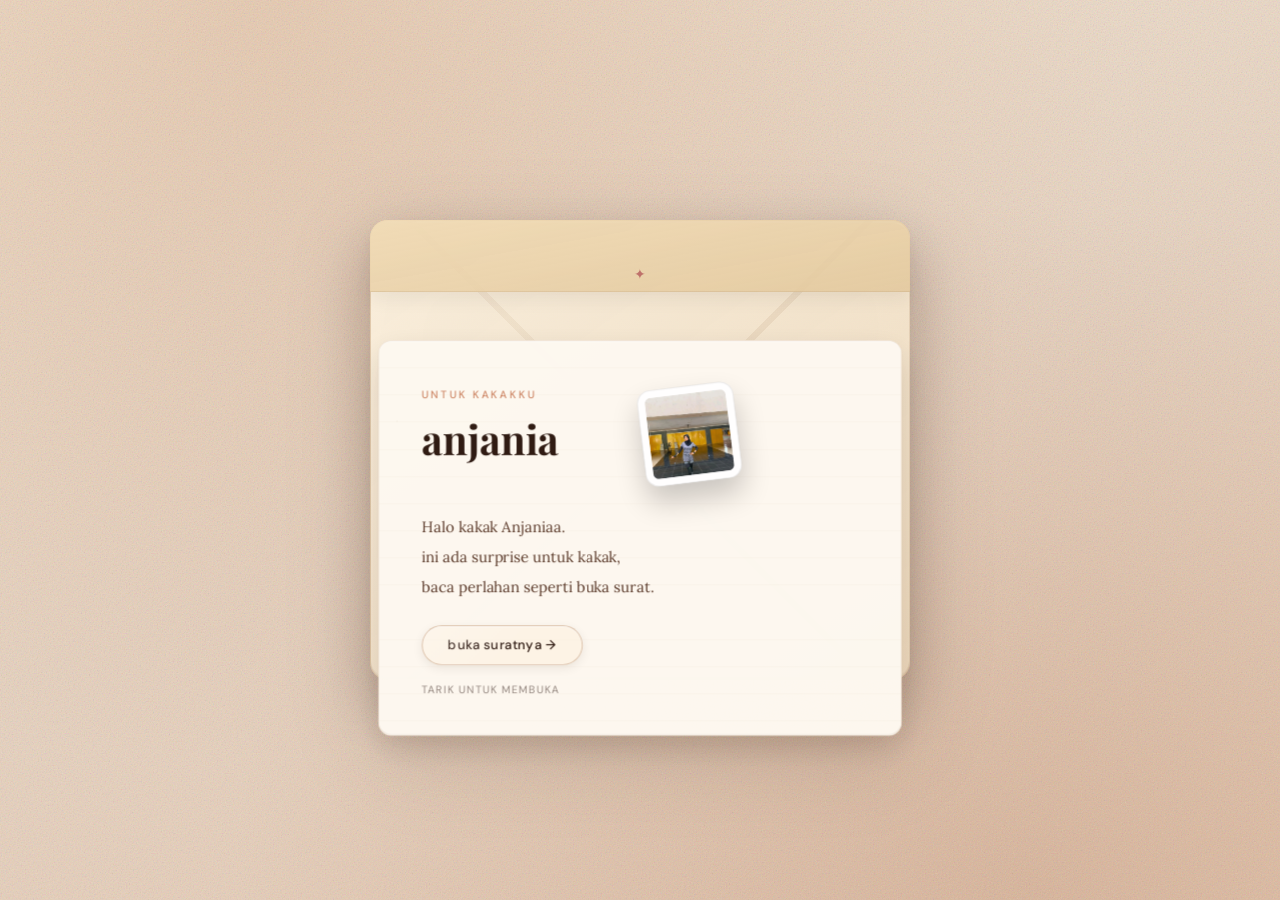
<file: index.html>
<!DOCTYPE html>
<html lang="id">
<head>
  <meta charset="UTF-8" />
  <title>SURPRISEE!!</title>
  <meta name="viewport" content="width=device-width, initial-scale=1.0" />
  <link rel="stylesheet" href="style.css" />
</head>
<body class="bg">

  <main class="page">
    <section class="envelope" id="envIndex">
      <div class="env-back"></div>
      <div class="env-flap"></div>

      <div class="paper pullable">
        <p class="paper-top">untuk kakakku</p>

        <div class="title-wrap">
          <h1 class="paper-title">anjania</h1>
          <img
            src="image/anjani.jpeg"
            alt=""
            class="title-sticker"
            data-lightbox
          />
        </div>

        <p class="paper-text">
          Halo kakak Anjaniaa.<br>
          ini ada surprise untuk kakak,<br>
          baca perlahan seperti buka surat.
        </p>

        <a class="paper-btn" href="wish.html" data-open-next data-env="envIndex">
          buka suratnya &rarr;
        </a>

        <p class="paper-pull-text">tarik untuk membuka</p>
      </div>
    </section>
  </main>

  <div class="lightbox" id="lightbox">
    <div class="lightbox-backdrop" data-close></div>
    <div class="lightbox-stage" id="lightboxStage">
      <img class="lightbox-img" id="lightboxImg" alt="preview" />
    </div>
    <button class="lightbox-close" type="button" data-close>✕</button>
  </div>

  <script src="script.js"></script>
</body>
</html>
</file>
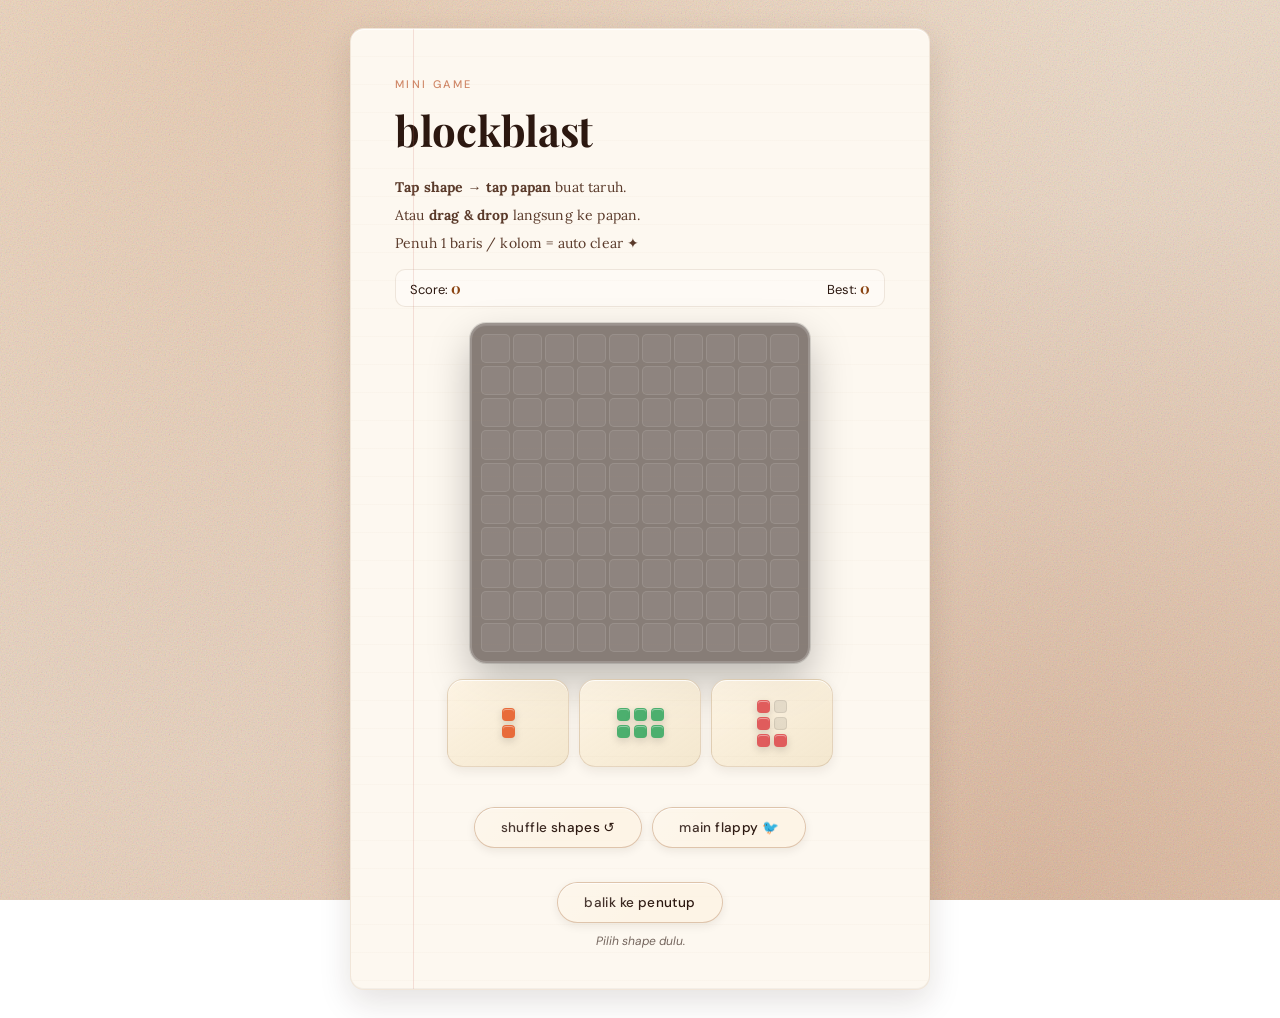
<file: blockblast.html>
<!DOCTYPE html>
<html lang="id">
<head>
  <meta charset="UTF-8" />
  <title>Mini Game — Blockblast</title>
  <meta name="viewport" content="width=device-width, initial-scale=1.0" />
  <link rel="stylesheet" href="style.css" />
</head>
<body class="bg">

  <main class="page">
    <div class="paper game-card">
      <p class="paper-top">mini game</p>
      <h1 class="paper-title">blockblast</h1>

      <p class="paper-text" style="margin-top:10px;font-size:14px;">
        <b>Tap shape</b> → <b>tap papan</b> buat taruh.<br>
        Atau <b>drag & drop</b> langsung ke papan.<br>
        Penuh 1 baris / kolom = auto clear ✦
      </p>

      <div class="bb-hud">
        <div>Score: <span id="bbScore">0</span></div>
        <div>Best: <span id="bbBest">0</span></div>
      </div>

      <div class="bb-wrap">
        <div class="bb-grid" id="bbGrid"></div>

        <div class="bb-tray">
          <div class="bb-piece" id="piece0" aria-label="piece 1"></div>
          <div class="bb-piece" id="piece1" aria-label="piece 2"></div>
          <div class="bb-piece" id="piece2" aria-label="piece 3"></div>
        </div>

        <div class="bb-actions">
          <button class="paper-btn" id="bbNew" type="button">shuffle shapes ↺</button>
          <a class="paper-btn" href="flappybirds.html">main flappy 🐦</a>
          <a class="paper-btn" href="final.html">balik ke penutup</a>
        </div>

        <p class="bb-hint" id="bbHint">Pilih shape dulu.</p>
      </div>
    </div>
  </main>

  <script src="blockblast.js"></script>
</body>
</html>
</file>
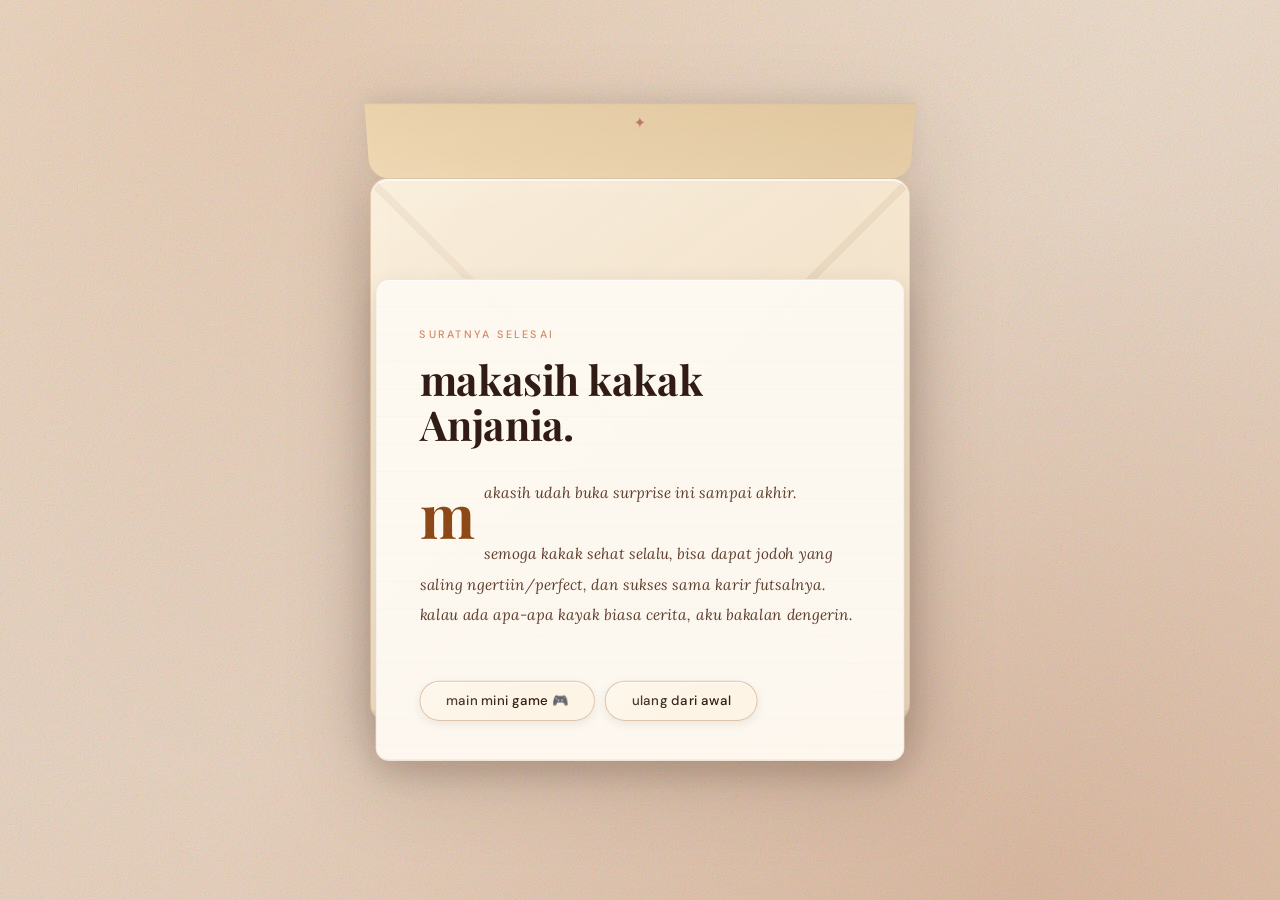
<file: final.html>
<!DOCTYPE html>
<html lang="id">
<head>
  <meta charset="UTF-8" />
  <title>Terakhir</title>
  <meta name="viewport" content="width=device-width, initial-scale=1.0" />
  <link rel="stylesheet" href="style.css" />
</head>
<body class="bg">

  <main class="page">
    <section class="envelope auto-open" id="envFinal">
      <div class="env-back"></div>
      <div class="env-flap"></div>

      <div class="paper pullable">
        <p class="paper-top">suratnya selesai</p>

        <h1 class="paper-title">makasih kakak Anjania.</h1>

        <p class="paper-text letter-like">
          makasih udah buka surprise ini sampai akhir.<br><br>
           semoga kakak sehat selalu, bisa dapat jodoh yang saling ngertiin/perfect, dan sukses sama karir futsalnya. kalau ada
          apa-apa kayak biasa cerita, aku bakalan dengerin.
        </p>

        <div class="final-actions">
          <a class="paper-btn" href="flappybirds.html">main mini game 🎮</a>
          <a class="paper-btn" href="index.html">ulang dari awal</a>
        </div>
      </div>
    </section>
  </main>

  <script src="script.js"></script>
</body>
</html>
</file>
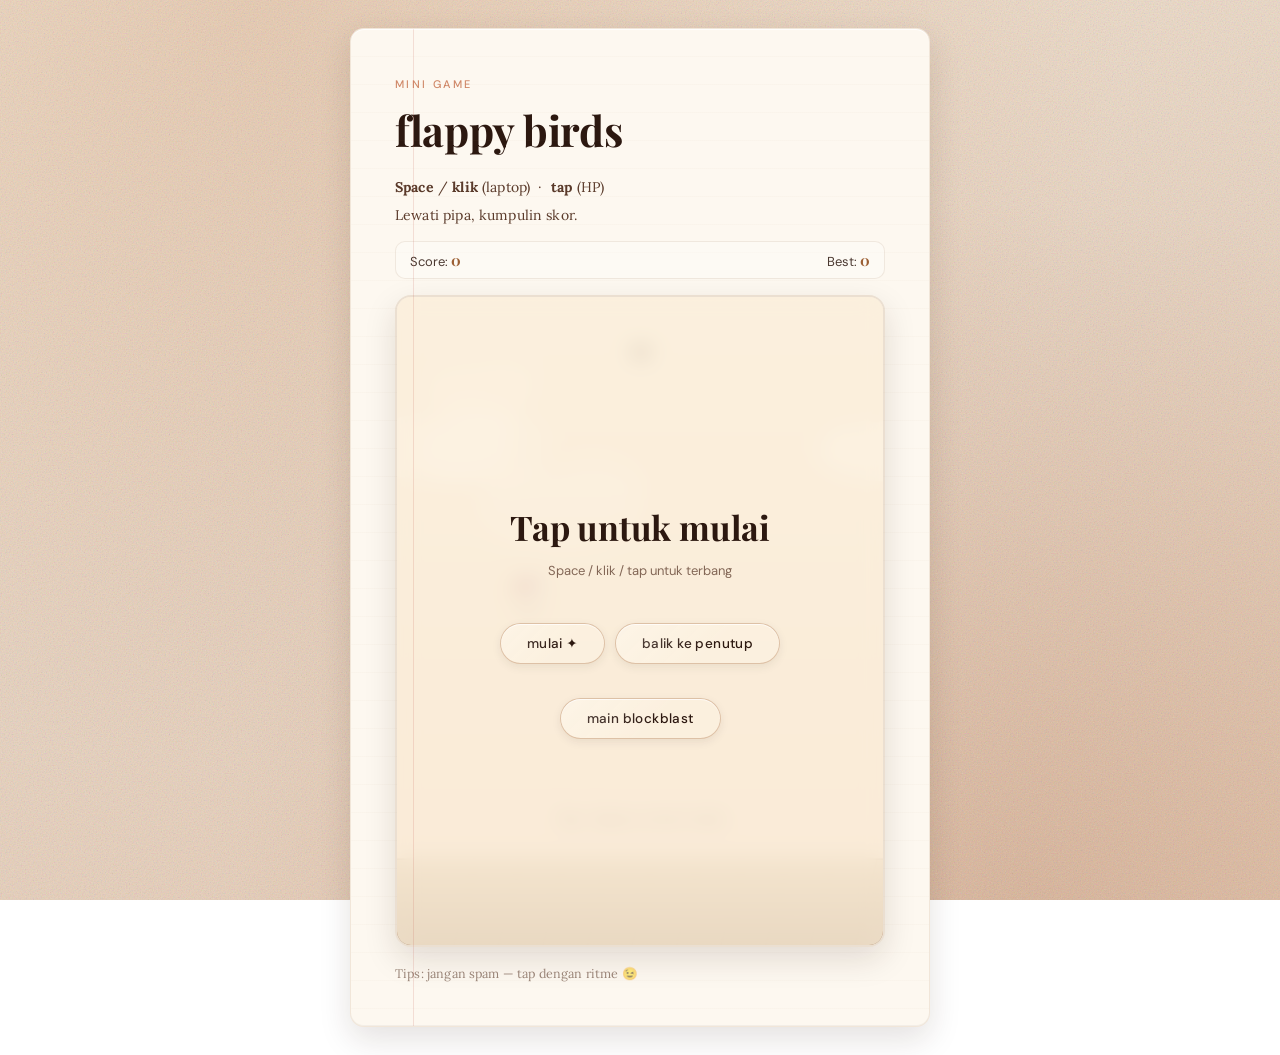
<file: flappybirds.html>
<!DOCTYPE html>
<html lang="id">
<head>
  <meta charset="UTF-8" />
  <title>Mini Game — Flappy</title>
  <meta name="viewport" content="width=device-width, initial-scale=1.0" />
  <link rel="stylesheet" href="style.css" />
</head>
<body class="bg">

  <main class="page">
    <div class="paper game-card">
      <p class="paper-top">mini game</p>
      <h1 class="paper-title">flappy birds</h1>
      <p class="paper-text" style="margin-top:10px;font-size:14px;">
        <b>Space</b> / <b>klik</b> (laptop) &nbsp;·&nbsp; <b>tap</b> (HP)<br>
        Lewati pipa, kumpulin skor.
      </p>

      <div class="game-hud">
        <div>Score: <span id="score">0</span></div>
        <div>Best: <span id="best">0</span></div>
      </div>

      <div class="game-wrap">
        <canvas id="game" width="480" height="640"></canvas>

        <div class="game-overlay" id="overlay">
          <div class="overlay-title" id="overlayTitle">Tap untuk mulai</div>
          <div class="overlay-sub" id="overlaySub">Space / klik / tap untuk terbang</div>

          <div class="overlay-actions">
            <button class="paper-btn" id="btnStart" type="button">mulai ✦</button>
            <button class="paper-btn" id="btnRestart" type="button" style="display:none;">main lagi</button>
            <a class="paper-btn" href="final.html">balik ke penutup</a>
            <a class="paper-btn" href="blockblast.html">main blockblast</a>
          </div>
        </div>
      </div>

      <p class="paper-text" style="margin-top:14px;opacity:.6;font-size:12.5px;">
        Tips: jangan spam — tap dengan ritme 😉
      </p>
    </div>
  </main>

  <script src="flappybirds.js"></script>
</body>
</html>
</file>
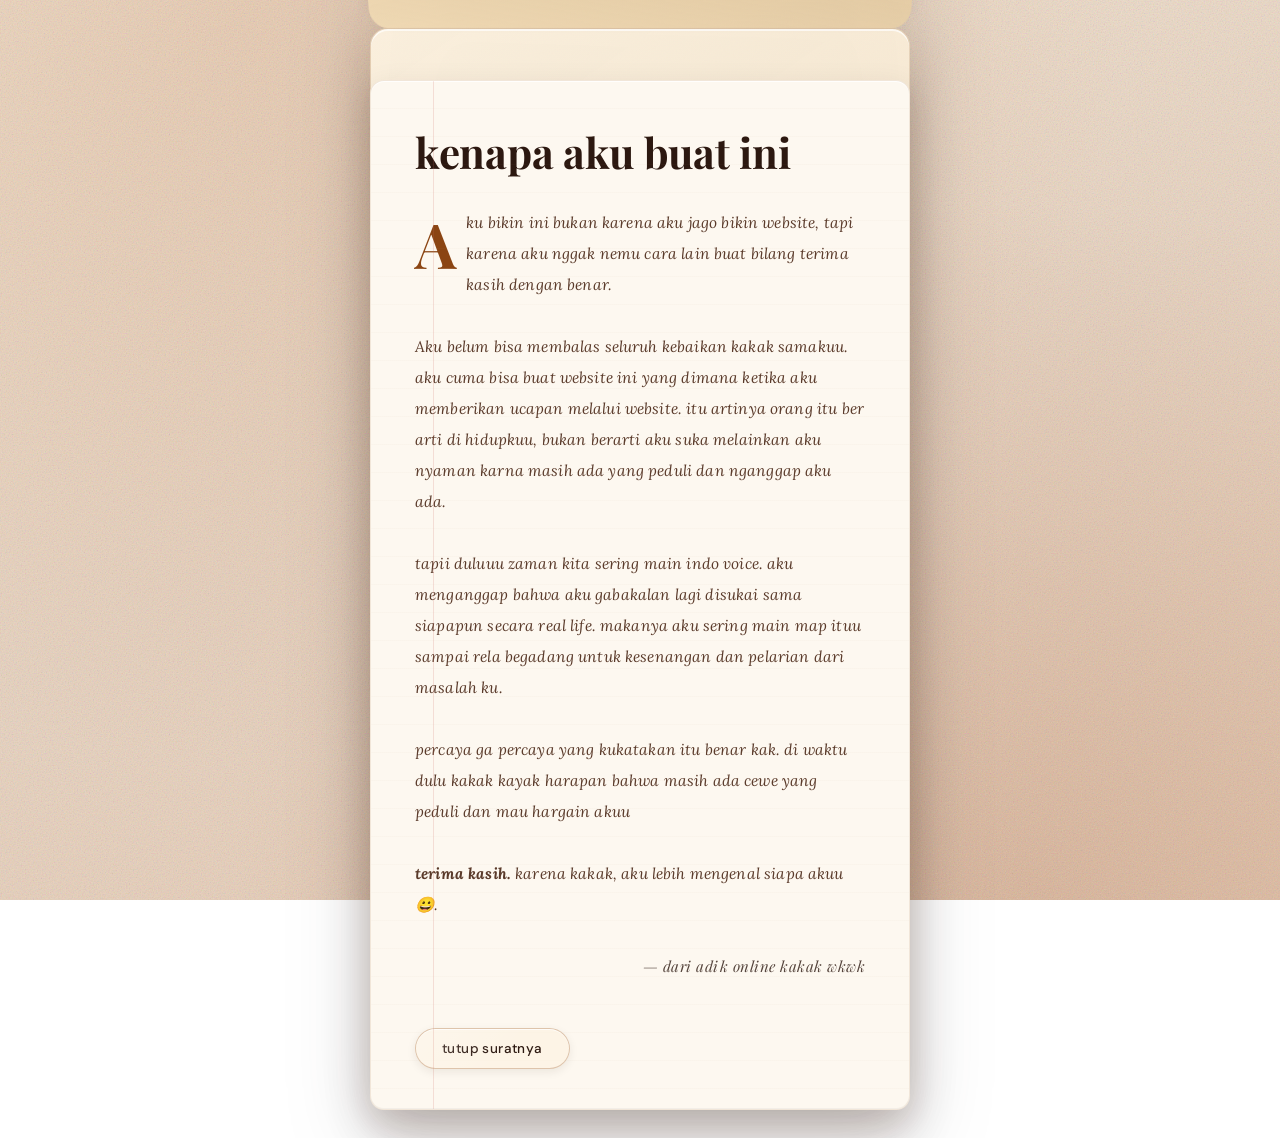
<file: reason.html>
<!DOCTYPE html>
<html lang="id">
<head>
  <meta charset="UTF-8" />
  <title>baca pelan pelan ya kak</title>
  <meta name="viewport" content="width=device-width, initial-scale=1.0" />
  <link rel="stylesheet" href="style.css" />
</head>
<body class="bg">

  <main class="page">
    <section class="envelope auto-open" id="envReason">
      <div class="env-back"></div>
      <div class="env-flap"></div>

      <div class="paper">
        <h1 class="paper-title">kenapa aku buat ini</h1>

        <p class="paper-text letter-like">
          Aku bikin ini bukan karena aku jago bikin website,
          tapi karena aku nggak nemu cara lain buat bilang terima kasih dengan benar.<br><br>

          Aku belum bisa membalas seluruh kebaikan kakak samakuu. aku cuma bisa buat website ini yang dimana ketika aku memberikan ucapan melalui website.
          itu artinya orang itu ber arti di hidupkuu, bukan berarti aku suka melainkan aku nyaman karna masih ada
          yang peduli dan nganggap aku ada.<br><br>

         tapii duluuu zaman kita sering main indo voice.
          aku menganggap bahwa aku gabakalan lagi disukai sama siapapun secara real life.
          makanya aku sering main map ituu sampai rela begadang untuk kesenangan dan pelarian dari masalah ku.<br><br>

          percaya ga percaya yang kukatakan itu benar kak.
          di waktu dulu kakak kayak harapan bahwa masih ada cewe yang peduli dan mau hargain akuu<br><br>

          <strong>terima kasih.</strong>
         karena kakak, aku lebih mengenal siapa akuu 😀.
        </p>

        <p class="signature">— dari adik online kakak wkwk</p>

        <div class="final-actions">
          <a class="paper-btn" href="final.html">tutup suratnya</a>
        </div>
      </div>
    </section>
  </main>

  <script src="script.js"></script>
</body>
</html>
</file>
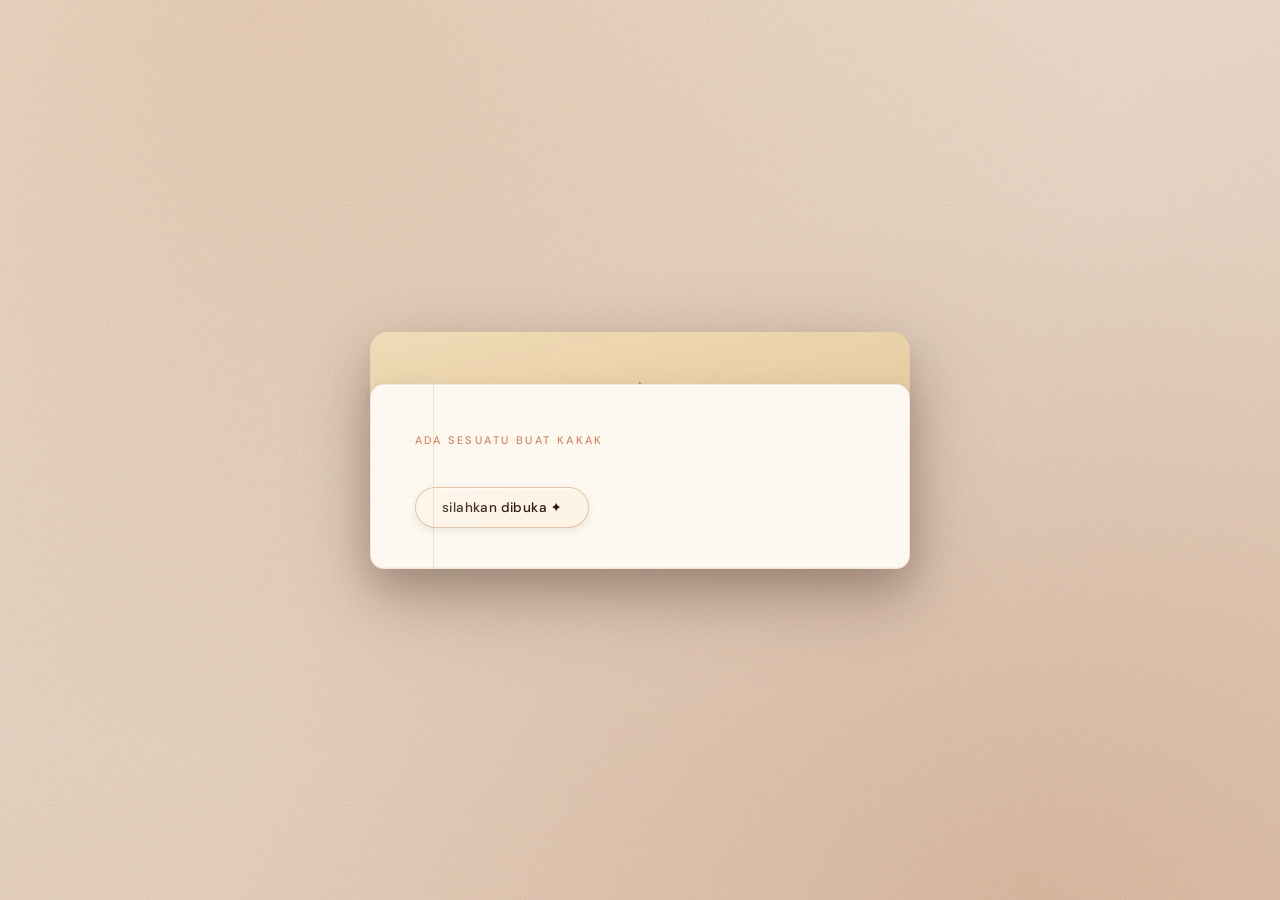
<file: wish.html>
<!DOCTYPE html>
<html lang="id">
<head>
  <meta charset="UTF-8" />
  <meta name="viewport" content="width=device-width, initial-scale=1.0" />
  <title>Happy Birthday!!!</title>
  <link rel="stylesheet" href="style.css" />
  <style>
    /* ===== FIREWORKS CANVAS ===== */
    #fireworksCanvas {
      position: fixed;
      inset: 0;
      width: 100%;
      height: 100%;
      pointer-events: none;
      z-index: 999;
    }

    /* ===== RIBBON BANNER ===== */
    .bday-ribbon {
      position: fixed;
      top: 0; left: 0; right: 0;
      z-index: 100;
      display: flex;
      align-items: center;
      justify-content: center;
      overflow: hidden;
      height: 0;
      opacity: 0;
      transition: height .6s cubic-bezier(.4,0,.2,1), opacity .5s;
      background: linear-gradient(90deg, #9b2335, #c0623a, #c9a96e, #c0623a, #9b2335);
      background-size: 300% 100%;
      animation: ribbonShimmer 3s linear infinite;
    }

    .bday-ribbon.show {
      height: 44px;
      opacity: 1;
    }

    @keyframes ribbonShimmer {
      0%   { background-position: 0% 50%; }
      100% { background-position: 300% 50%; }
    }

    .bday-ribbon-text {
      font-family: 'Playfair Display', serif;
      font-weight: 700;
      font-style: italic;
      font-size: 14px;
      color: #fff;
      letter-spacing: 3.5px;
      text-transform: uppercase;
      white-space: nowrap;
      animation: ribbonSlide 18s linear infinite;
      display: inline-block;
      padding: 0 40px;
    }

    @keyframes ribbonSlide {
      0%   { transform: translateX(0); }
      100% { transform: translateX(-50%); }
    }

    /* ===== SPARKLE FIELD ===== */
    .sparkle-field {
      position: fixed;
      inset: 0;
      pointer-events: none;
      z-index: 98;
      overflow: hidden;
      opacity: 0;
      transition: opacity 1s;
    }
    .sparkle-field.show { opacity: 1; }

    .sp {
      position: absolute;
      border-radius: 50%;
      animation: spFloat linear infinite;
      opacity: 0;
    }

    @keyframes spFloat {
      0%   { transform: translateY(0) scale(0); opacity: 0; }
      20%  { opacity: 1; transform: translateY(-18px) scale(1); }
      80%  { opacity: .6; }
      100% { transform: translateY(-120px) scale(.3) rotate(360deg); opacity: 0; }
    }

    /* ===== FLOATING EMOJIS ===== */
    .float-emoji {
      position: fixed;
      font-size: 22px;
      pointer-events: none;
      z-index: 97;
      opacity: 0;
      animation: floatUp linear forwards;
      user-select: none;
    }

    @keyframes floatUp {
      0%   { transform: translateY(0) rotate(0deg) scale(.7); opacity: 0; }
      15%  { opacity: 1; transform: translateY(-30px) rotate(-10deg) scale(1); }
      85%  { opacity: .7; }
      100% { transform: translateY(-260px) rotate(20deg) scale(.8); opacity: 0; }
    }

    /* ===== GOLD SHIMMER TITLE ===== */
    .gold-title {
      background: linear-gradient(
        90deg,
        var(--accent) 0%,
        #c9a96e 30%,
        #f0e0b0 48%,
        #c9a96e 65%,
        var(--accent) 100%
      );
      background-size: 250% 100%;
      -webkit-background-clip: text;
      -webkit-text-fill-color: transparent;
      background-clip: text;
      animation: goldShimmer 3.5s ease infinite;
    }

    @keyframes goldShimmer {
      0%   { background-position: 200% 50%; }
      100% { background-position: -100% 50%; }
    }

    /* ===== BURST OVERLAY ===== */
    .burst-overlay {
      position: fixed;
      inset: 0;
      z-index: 1000;
      pointer-events: none;
      display: flex;
      align-items: center;
      justify-content: center;
    }

    .burst-ring {
      position: absolute;
      border-radius: 50%;
      border: 3px solid;
      opacity: 0;
      transform: scale(0);
      animation: burstRing .8s cubic-bezier(.2,0,.4,1) forwards;
    }

    @keyframes burstRing {
      0%   { transform: scale(0); opacity: .9; }
      100% { transform: scale(6); opacity: 0; }
    }

    /* ===== RICH CONFETTI ===== */
    .conf-piece {
      position: fixed;
      top: -14px;
      pointer-events: none;
      z-index: 1001;
      animation: confFall linear forwards;
      transform-origin: center;
    }

    @keyframes confFall {
      0%   { transform: translateY(0) rotate(0deg) scaleX(1); opacity: 1; }
      40%  { transform: translateY(40vh) rotate(220deg) scaleX(-1); opacity: 1; }
      100% { transform: translateY(108vh) rotate(540deg) scaleX(1); opacity: 0; }
    }

    /* ===== WISH CARD GLOW ===== */
    #wish.reveal.show {
      position: relative;
    }
    #wish.reveal.show::before {
      content: '';
      position: absolute;
      inset: -18px;
      border-radius: 18px;
      background: radial-gradient(ellipse at center, rgba(201,169,110,.14) 0%, transparent 70%);
      pointer-events: none;
      animation: gentleGlow 3s ease-in-out infinite alternate;
    }

    @keyframes gentleGlow {
      0%   { opacity: .4; }
      100% { opacity: 1; }
    }

    /* ===== MUSICAL NOTES ===== */
    .note-float {
      position: fixed;
      font-size: 20px;
      pointer-events: none;
      z-index: 96;
      opacity: 0;
      animation: noteFloat linear forwards;
    }

    @keyframes noteFloat {
      0%   { opacity: 0; transform: translate(0,0) rotate(-15deg) scale(.5); }
      20%  { opacity: .85; transform: translate(10px,-25px) rotate(10deg) scale(1); }
      60%  { opacity: .6; transform: translate(-8px,-100px) rotate(-8deg) scale(.9); }
      100% { opacity: 0; transform: translate(12px,-210px) rotate(20deg) scale(.5); }
    }

    /* ===== STAR BG ===== */
    .star-bg {
      position: fixed;
      inset: 0;
      pointer-events: none;
      z-index: 0;
      opacity: 0;
      transition: opacity 1.2s;
    }
    .star-bg.show { opacity: 1; }

    .star-dot {
      position: absolute;
      border-radius: 50%;
      background: #c9a96e;
      animation: twinkle ease-in-out infinite alternate;
    }

    @keyframes twinkle {
      0%   { opacity: .1; transform: scale(.7); }
      100% { opacity: .85; transform: scale(1.3); }
    }

    /* Envelope gold glow on open */
    .envelope.opened .env-back {
      box-shadow:
        0 0 0 2px rgba(201,169,110,.3),
        0 0 50px rgba(201,169,110,.18),
        var(--shadow-lg);
      transition: box-shadow .8s ease;
    }

    body.ribbon-shown .page { padding-top: 56px; }
  </style>
</head>
<body class="bg">

  <!-- RIBBON -->
  <div class="bday-ribbon" id="bdayRibbon">
    <span class="bday-ribbon-text">
      ✦ Happy Birthday!! ✦ Selamat Ulang Tahun ✦ Semoga Selalu Bahagia ✦ You Are Loved ✦ Semangat Terus Kak ✦ Happy Birthday!! ✦ Selamat Ulang Tahun ✦ Semoga Selalu Bahagia ✦ Keep Strong✦ Semangat Terus Kak ✦&nbsp;
    </span>
  </div>

  <!-- SPARKLE FIELD -->
  <div class="sparkle-field" id="sparkleField"></div>

  <!-- STAR BG -->
  <div class="star-bg" id="starBg"></div>

  <!-- FIREWORKS -->
  <canvas id="fireworksCanvas"></canvas>

  <!-- BURST -->
  <div class="burst-overlay" id="burstOverlay"></div>

  <main class="page">
    <section class="envelope" id="envWish">
      <div class="env-back"></div>
      <div class="env-flap"></div>

      <div class="paper">
        <p class="paper-top">ada sesuatu buat kakak</p>

        <button class="paper-btn" id="openWishBtn" type="button">
          silahkan dibuka ✦
        </button>

        <div id="wish" class="reveal hidden">
          <h1 class="paper-title gold-title">Happy Birthday, anjania 🎂</h1>

          <p class="paper-text letter-like">
            semoga panjang umur selalu, dimudahkan egala aktivitas kakak, semoga jadi atlet futsal kota/nasional.<br>
            aku mengharapkan seluruh yang terbaik untuk kakak.<br>
            aku mau kakak jangan pernah menyerah dalam mengejar hal apapun.<br><br>
            cape boleh nyerah jangan kak. walaupun terkadang yang diusahakan ga sesuai tapi itulah yang menjadi pembelajaran
            kakak kedepannyaa 👀.<br>
            kita selalu komunikasinyaa kak, kita tetap saling dengar kabar kita sampe kita udah gada. karna kita berteman juga udah 
            cukup lama. kakak udah ku anggap kakak kandungku 😁😀.
            intinyaa selalu semangat dan kuat untuk kakak dalam menjalani harii nyaa 🎊<br>
          </p>

          <a href="reason.html" class="paper-link" data-open-next data-env="envWish">
            kenapa aku buat ini →
          </a>
        </div>
      </div>
    </section>
  </main>

  <script src="script.js"></script>
  <script>
  (function () {
    const CONF_COLORS = ['#e05c5c','#c9a96e','#4caf6e','#4a86e8','#9c6ee8','#e8a838','#ff8fa3','#9b2335','#c0623a'];
    const CONF_SHAPES = ['■','●','★','♥','▲','◆'];

    /* --- Rich confetti --- */
    function launchRichConfetti(count) {
      for (let i = 0; i < count; i++) {
        setTimeout(() => {
          const el = document.createElement('div');
          el.className = 'conf-piece';
          el.textContent = CONF_SHAPES[Math.floor(Math.random() * CONF_SHAPES.length)];
          el.style.left = Math.random() * 100 + 'vw';
          el.style.fontSize = (7 + Math.random() * 13) + 'px';
          el.style.color = CONF_COLORS[Math.floor(Math.random() * CONF_COLORS.length)];
          el.style.animationDuration = (2.4 + Math.random() * 3.8) + 's';
          document.body.appendChild(el);
          setTimeout(() => el.remove(), 7000);
        }, i * 25);
      }
    }

    /* --- Fireworks --- */
    const canvas = document.getElementById('fireworksCanvas');
    const ctx    = canvas.getContext('2d');
    let W, H, animating = false;
    const particles = [];

    function resizeCanvas() {
      W = canvas.width  = window.innerWidth;
      H = canvas.height = window.innerHeight;
    }
    resizeCanvas();
    window.addEventListener('resize', resizeCanvas);

    function createFirework(x, y) {
      const hue   = Math.random() * 60 + 5;
      const count = 60 + Math.floor(Math.random() * 35);
      for (let i = 0; i < count; i++) {
        const angle = (Math.PI * 2 / count) * i + (Math.random() - .5) * .4;
        const speed = 2.8 + Math.random() * 5;
        particles.push({
          x, y,
          vx: Math.cos(angle) * speed,
          vy: Math.sin(angle) * speed,
          alpha: 1,
          size: 2 + Math.random() * 3.5,
          color: `hsl(${hue + Math.random() * 50}, 88%, ${52 + Math.random() * 28}%)`,
          decay: .013 + Math.random() * .013,
          gravity: .065,
          trail: []
        });
      }
    }

    function animateFireworks() {
      if (!animating) return;
      ctx.clearRect(0, 0, W, H);
      for (let i = particles.length - 1; i >= 0; i--) {
        const p = particles[i];
        p.trail.push({ x: p.x, y: p.y });
        if (p.trail.length > 5) p.trail.shift();

        p.x  += p.vx;
        p.y  += p.vy;
        p.vy += p.gravity;
        p.vx *= .975;
        p.vy *= .975;
        p.alpha -= p.decay;
        if (p.alpha <= 0) { particles.splice(i, 1); continue; }

        /* trail */
        for (let t = 0; t < p.trail.length; t++) {
          const a = (t / p.trail.length) * p.alpha * .5;
          ctx.save();
          ctx.globalAlpha = a;
          ctx.fillStyle = p.color;
          ctx.beginPath();
          ctx.arc(p.trail[t].x, p.trail[t].y, p.size * .55, 0, Math.PI * 2);
          ctx.fill();
          ctx.restore();
        }

        ctx.save();
        ctx.globalAlpha = p.alpha;
        ctx.fillStyle = p.color;
        ctx.shadowBlur = 8;
        ctx.shadowColor = p.color;
        ctx.beginPath();
        ctx.arc(p.x, p.y, p.size, 0, Math.PI * 2);
        ctx.fill();
        ctx.restore();
      }
      requestAnimationFrame(animateFireworks);
    }

    function fireFireworks() {
      animating = true;
      animateFireworks();
      const positions = [
        [W*.25, H*.28],[W*.75, H*.24],[W*.5,  H*.18],
        [W*.12, H*.45],[W*.88, H*.4 ],[W*.5,  H*.38],
        [W*.32, H*.14],[W*.68, H*.16],[W*.5,  H*.52],
      ];
      positions.forEach(([x, y], i) => setTimeout(() => createFirework(x, y), i * 210));
      setTimeout(() => {
        for (let i = 0; i < 6; i++)
          setTimeout(() => createFirework(Math.random() * W * .8 + W * .1, Math.random() * H * .45 + 60), i * 260);
      }, 2000);
      setTimeout(() => { animating = false; ctx.clearRect(0, 0, W, H); }, 6800);
    }

    /* --- Burst rings --- */
    function doBurstRings() {
      const overlay = document.getElementById('burstOverlay');
      ['#c9a96e','#e05c5c','#9b2335','#c0623a','#4a86e8'].forEach((color, i) => {
        setTimeout(() => {
          const ring = document.createElement('div');
          ring.className = 'burst-ring';
          ring.style.cssText = `width:60px;height:60px;border-color:${color};animation-duration:${.72+i*.11}s`;
          overlay.appendChild(ring);
          setTimeout(() => ring.remove(), 1400);
        }, i * 110);
      });
    }

    /* --- Sparkle field --- */
    function buildSparkleField() {
      const field = document.getElementById('sparkleField');
      field.innerHTML = '';
      const cols = ['#c9a96e','#e8d5a3','#e05c5c','#ff8fa3','#9c6ee8','#4a86e8','#4caf6e'];
      for (let i = 0; i < 42; i++) {
        const sp = document.createElement('div');
        sp.className = 'sp';
        sp.style.left = Math.random() * 100 + 'vw';
        sp.style.top  = (15 + Math.random() * 78) + 'vh';
        sp.style.background = cols[Math.floor(Math.random() * cols.length)];
        const sz = (3 + Math.random() * 6) + 'px';
        sp.style.width = sp.style.height = sz;
        sp.style.animationDuration = (2 + Math.random() * 4) + 's';
        sp.style.animationDelay    = (Math.random() * 4) + 's';
        field.appendChild(sp);
      }
      field.classList.add('show');
    }

    /* --- Star BG --- */
    function buildStarBg() {
      const bg = document.getElementById('starBg');
      for (let i = 0; i < 60; i++) {
        const s = document.createElement('div');
        s.className = 'star-dot';
        s.style.left = Math.random() * 100 + 'vw';
        s.style.top  = Math.random() * 100 + 'vh';
        const sz = (1 + Math.random() * 3.5) + 'px';
        s.style.width = s.style.height = sz;
        s.style.animationDuration = (1.5 + Math.random() * 3.5) + 's';
        s.style.animationDelay    = (Math.random() * 3) + 's';
        bg.appendChild(s);
      }
      bg.classList.add('show');
    }

    /* --- Ribbon --- */
    function showRibbon() {
      document.getElementById('bdayRibbon').classList.add('show');
      document.body.classList.add('ribbon-shown');
    }

    /* --- Floating emojis --- */
    const EMOJIS = ['🎂','🎉','🎊','🎈','⭐','✨','💫','🌟','💐','🎁','🏆','❤️','🔥','🎀','🥳'];
    function spawnEmoji() {
      const el = document.createElement('div');
      el.className = 'float-emoji';
      el.textContent = EMOJIS[Math.floor(Math.random() * EMOJIS.length)];
      el.style.left = (4 + Math.random() * 90) + 'vw';
      el.style.bottom = (Math.random() * 20) + 'vh';
      el.style.animationDuration = (3.2 + Math.random() * 4.5) + 's';
      document.body.appendChild(el);
      setTimeout(() => el.remove(), 9000);
    }

    /* --- Musical notes --- */
    const NOTES = ['♩','♪','♫','♬'];
    function spawnNote() {
      const el = document.createElement('div');
      el.className = 'note-float';
      el.textContent = NOTES[Math.floor(Math.random() * NOTES.length)];
      el.style.left  = (5 + Math.random() * 88) + 'vw';
      el.style.bottom = (Math.random() * 15) + 'vh';
      el.style.color  = CONF_COLORS[Math.floor(Math.random() * CONF_COLORS.length)];
      el.style.animationDuration = (3.5 + Math.random() * 4) + 's';
      document.body.appendChild(el);
      setTimeout(() => el.remove(), 9000);
    }

    /* --- Master trigger --- */
    function triggerSurprise() {
      doBurstRings();
      setTimeout(() => { fireFireworks(); launchRichConfetti(110); }, 140);
      setTimeout(() => { showRibbon(); buildSparkleField(); buildStarBg(); }, 550);
      setTimeout(() => {
        for (let i = 0; i < 14; i++) {
          setTimeout(spawnEmoji, i * 180);
          setTimeout(spawnNote,  i * 260 + 90);
        }
        const ei = setInterval(spawnEmoji, 1300);
        const ni = setInterval(spawnNote,  1700);
        setTimeout(() => { clearInterval(ei); clearInterval(ni); }, 14000);
      }, 350);
      setTimeout(() => launchRichConfetti(65), 3800);
    }

    /* --- Hook button --- */
    const btn = document.getElementById('openWishBtn');
    if (btn) {
      btn.addEventListener('click', () => setTimeout(triggerSurprise, 160));
    }
  })();
  </script>
</body>
</html>
</file>
<file: style.css>
@import url('https://fonts.googleapis.com/css2?family=Playfair+Display:ital,wght@0,400;0,700;1,400;1,600&family=Lora:ital,wght@0,400;0,500;1,400&family=DM+Sans:wght@300;400;500&display=swap');

/* ===== ROOT VARIABLES ===== */
:root {
  --bg1: #f5e6d3;
  --bg2: #ead4c0;
  --bg3: #e8c9b0;
  --ink: #2c1810;
  --ink2: #5a3a2a;
  --accent: #8b4513;
  --accent2: #c0623a;
  --paper: #fdf8f0;
  --paper2: #faf3e8;
  --wax: #9b2335;
  --gold: #c9a96e;
  --shadow-sm: 0 4px 12px rgba(44,24,16,.08);
  --shadow-md: 0 12px 32px rgba(44,24,16,.13);
  --shadow-lg: 0 24px 56px rgba(44,24,16,.18);

  --bb1: #e05c5c;
  --bb2: #e8a838;
  --bb3: #4caf6e;
  --bb4: #4a86e8;
  --bb5: #9c6ee8;
  --bb6: #e86b3a;

  --font-display: 'Playfair Display', Georgia, serif;
  --font-body:    'Lora', Georgia, serif;
  --font-ui:      'DM Sans', system-ui, sans-serif;
}

*, *::before, *::after { box-sizing: border-box; margin: 0; padding: 0; }

html { scroll-behavior: smooth; }

body {
  font-family: var(--font-body);
  color: var(--ink);
  -webkit-font-smoothing: antialiased;
}

/* ===== BACKGROUND ===== */
.bg {
  min-height: 100vh;
  background:
    radial-gradient(ellipse at 20% 0%, rgba(203,130,80,.25) 0%, transparent 60%),
    radial-gradient(ellipse at 80% 100%, rgba(170,100,60,.22) 0%, transparent 55%),
    linear-gradient(160deg, var(--bg1) 0%, var(--bg2) 50%, var(--bg3) 100%);
  background-attachment: fixed;
}

/* Grain overlay */
.bg::before {
  content: '';
  position: fixed;
  inset: 0;
  pointer-events: none;
  z-index: 0;
  opacity: .32;
  background-image: url("data:image/svg+xml,%3Csvg xmlns='http://www.w3.org/2000/svg' width='300' height='300'%3E%3Cfilter id='n'%3E%3CfeTurbulence type='fractalNoise' baseFrequency='0.75' numOctaves='4' stitchTiles='stitch'/%3E%3C/filter%3E%3Crect width='300' height='300' filter='url(%23n)' opacity='1'/%3E%3C/svg%3E");
}

/* ===== PAGE LAYOUT ===== */
.page {
  position: relative;
  z-index: 1;
  min-height: 100vh;
  display: flex;
  align-items: center;
  justify-content: center;
  padding: 28px 16px;
}

/* ===== ENVELOPE ===== */
.envelope {
  position: relative;
  width: min(540px, 94vw);
  padding-top: 52px;
  perspective: 1200px;
  filter: drop-shadow(0 20px 40px rgba(44,24,16,.15));
}

.env-back {
  position: absolute;
  inset: 0;
  border-radius: 18px;
  background:
    linear-gradient(145deg, rgba(253,243,225,.92), rgba(240,220,190,.88));
  box-shadow:
    0 2px 0 rgba(255,255,255,.7) inset,
    0 -2px 0 rgba(0,0,0,.04) inset,
    var(--shadow-lg);
  border: 1px solid rgba(180,140,100,.3);
}

/* V-fold lines on envelope */
.env-back::after {
  content: '';
  position: absolute;
  inset: 0;
  border-radius: 18px;
  pointer-events: none;
  background:
    linear-gradient(135deg, transparent 49.5%, rgba(150,110,70,.10) 49.5%, rgba(150,110,70,.10) 50.5%, transparent 50.5%),
    linear-gradient(225deg, transparent 49.5%, rgba(150,110,70,.08) 49.5%, rgba(150,110,70,.08) 50.5%, transparent 50.5%);
}

.env-flap {
  position: absolute;
  left: 0; right: 0; top: 0;
  height: 72px;
  border-radius: 18px 18px 0 0;
  transform-origin: top center;
  transform: rotateX(0deg);
  transition: transform 900ms cubic-bezier(.4,0,.2,1);
  background: linear-gradient(170deg, rgba(240,218,180,.95), rgba(225,198,155,.85));
  border-bottom: 1px solid rgba(150,110,70,.18);
  box-shadow: 0 8px 18px rgba(0,0,0,.06);
}

/* Wax seal hint on flap */
.env-flap::after {
  content: '✦';
  position: absolute;
  bottom: 8px;
  left: 50%;
  transform: translateX(-50%);
  font-size: 14px;
  color: rgba(155,35,53,.55);
  letter-spacing: 0;
}

/* ===== PAPER ===== */
.paper {
  position: relative;
  margin: 0 auto;
  padding: 48px 44px 40px;
  width: 100%;
  border-radius: 14px;
  background: var(--paper);
  box-shadow:
    0 1px 0 rgba(255,255,255,.9) inset,
    0 -1px 0 rgba(0,0,0,.04) inset,
    var(--shadow-md);
  border: 1px solid rgba(180,150,110,.18);
}

/* Paper texture lines */
.paper::before {
  content: '';
  position: absolute;
  inset: 0;
  border-radius: 14px;
  pointer-events: none;
  background: repeating-linear-gradient(
    to bottom,
    transparent 0px,
    transparent 27px,
    rgba(180,150,110,.07) 27px,
    rgba(180,150,110,.07) 28px
  );
  opacity: .5;
}

/* Left red margin line */
.paper::after {
  content: '';
  position: absolute;
  top: 0; bottom: 0;
  left: 62px;
  width: 1px;
  background: rgba(200,100,90,.18);
  border-radius: 1px;
  pointer-events: none;
}

@media (max-width: 600px) {
  .paper { padding: 38px 22px 30px; }
  .paper::after { left: 44px; }
}

/* ===== TYPOGRAPHY ===== */
.paper-top {
  font-family: var(--font-ui);
  font-size: 11px;
  font-weight: 500;
  letter-spacing: 2.4px;
  text-transform: uppercase;
  color: var(--accent2);
  opacity: .75;
  margin-bottom: 16px;
}

.paper-title {
  font-family: var(--font-display);
  font-weight: 700;
  font-size: 42px;
  line-height: 1.1;
  letter-spacing: -.3px;
  color: var(--ink);
  margin-bottom: 20px;
}

.paper-text {
  font-family: var(--font-body);
  font-size: 15.5px;
  line-height: 2;
  letter-spacing: .15px;
  color: var(--ink2);
  margin-top: 32px;
}

.letter-like {
  font-style: italic;
}

/* Drop cap */
.letter-like::first-letter {
  font-family: var(--font-display);
  font-size: 62px;
  font-weight: 700;
  font-style: normal;
  float: left;
  line-height: 1;
  margin-right: 10px;
  margin-top: 6px;
  color: var(--accent);
}

.signature {
  margin-top: 36px;
  font-family: var(--font-display);
  font-style: italic;
  font-size: 15px;
  letter-spacing: .5px;
  opacity: .8;
  text-align: right;
}

/* ===== BUTTONS ===== */
.paper-btn {
  display: inline-flex;
  align-items: center;
  gap: 7px;
  margin-top: 24px;
  padding: 11px 26px;
  border-radius: 999px;
  border: 1.5px solid rgba(139,69,19,.28);
  background: rgba(253,243,225,.7);
  color: var(--ink);
  text-decoration: none;
  font-family: var(--font-ui);
  font-size: 13.5px;
  font-weight: 500;
  letter-spacing: .4px;
  cursor: pointer;
  transition: background .22s, border-color .22s, transform .18s, box-shadow .22s;
  box-shadow: 0 3px 10px rgba(44,24,16,.08), 0 1px 0 rgba(255,255,255,.7) inset;
  position: relative;
  overflow: hidden;
}

.paper-btn::before {
  content: '';
  position: absolute;
  inset: 0;
  background: linear-gradient(135deg, rgba(255,255,255,.25) 0%, transparent 60%);
  border-radius: 999px;
  pointer-events: none;
}

.paper-btn:hover {
  background: rgba(253,243,225,.95);
  border-color: rgba(139,69,19,.45);
  transform: translateY(-2px);
  box-shadow: 0 8px 20px rgba(44,24,16,.14), 0 1px 0 rgba(255,255,255,.7) inset;
}

.paper-btn:active { transform: translateY(0); }

.paper-link {
  display: inline-block;
  margin-top: 18px;
  font-family: var(--font-ui);
  font-size: 14px;
  color: var(--accent2);
  text-decoration: none;
  opacity: .85;
  transition: opacity .2s;
  border-bottom: 1px solid rgba(192,98,58,.3);
  padding-bottom: 1px;
}

.paper-link:hover { opacity: 1; border-color: var(--accent2); }

/* ===== ENVELOPE STATES ===== */
.envelope.opened .env-flap {
  transform: rotateX(160deg);
}
.envelope.opened .paper {
  transform: translateY(0);
}

/* ===== HIDDEN / REVEAL ===== */
.hidden { display: none !important; }

.reveal {
  margin-top: 20px;
  opacity: 0;
  transform: translateY(14px);
  transition: opacity 700ms ease, transform 700ms ease;
}

.reveal.show {
  opacity: 1;
  transform: translateY(0);
}

/* ===== PULLABLE PAPER ===== */
.paper.pullable {
  transform: translateY(62px) scale(0.97);
  opacity: .98;
  max-height: 540px;
  overflow: hidden;
  transition: transform 900ms cubic-bezier(.4,0,.2,1), max-height 900ms ease, opacity 900ms;
}

#envIndex .paper.pullable {
  max-height: none;
  overflow: visible;
}

.envelope.opened .paper.pullable {
  transform: translateY(44px) scale(0.98);
}

.envelope.pulled .paper.pullable {
  transform: translateY(-8px) scale(0.98);
  max-height: 270px;
}

.envelope.unfolded .paper.pullable {
  transform: translateY(0) scale(1);
  max-height: 1200px;
  overflow: visible;
}

.paper.pullable::after {
  content: '';
  position: absolute;
  left: 18px; right: 18px;
  top: 82px;
  height: 1px;
  background: linear-gradient(90deg, transparent, rgba(150,110,70,.2), transparent);
}

/* ===== TITLE WRAP + STICKER ===== */
.title-wrap {
  position: relative;
  display: inline-block;
  margin: 0 0 20px;
}

.title-wrap .paper-title {
  margin: 0;
  line-height: 1.1;
  padding-right: 120px;
}

.title-sticker {
  position: absolute;
  right: -20px;
  top: 50%;
  transform: translateY(-55%) rotate(-7deg);
  width: 92px;
  height: 92px;
  object-fit: cover;
  border-radius: 14px;
  background: #fff;
  padding: 7px;
  border: 1px solid rgba(0,0,0,.08);
  box-shadow: 0 16px 28px rgba(0,0,0,.2), 0 2px 0 rgba(255,255,255,.7) inset;
  cursor: zoom-in;
  z-index: 3;
  transition: transform .3s cubic-bezier(.34,1.56,.64,1);
}

.title-sticker:hover {
  transform: translateY(-58%) rotate(-3deg) scale(1.06);
}

/* Tape on sticker */
.title-sticker::after {
  content: '';
  position: absolute;
  top: -9px;
  left: 50%;
  transform: translateX(-50%) rotate(2deg);
  width: 46px;
  height: 16px;
  background: rgba(255,245,180,.72);
  border: 1px solid rgba(0,0,0,.07);
  border-radius: 5px;
  box-shadow: 0 4px 8px rgba(0,0,0,.08);
  pointer-events: none;
}

@media (min-width: 768px) {
  .title-wrap .paper-title { padding-right: 155px; }
  .title-sticker { right: -30px; width: 100px; height: 100px; }
}

@media (max-width: 480px) {
  .title-wrap .paper-title { padding-right: 112px; font-size: 36px; }
  .title-sticker { width: 86px; height: 86px; right: -18px; }
}

@media (max-width: 360px) {
  .title-wrap .paper-title { padding-right: 108px; font-size: 32px; }
  .title-sticker { width: 78px; height: 78px; right: -14px; }
}

/* ===== CONFETTI ===== */
.confetti {
  position: fixed;
  top: -12px;
  width: 9px;
  height: 9px;
  border-radius: 3px;
  animation: fall linear forwards;
  z-index: 9999;
}

@keyframes fall {
  0%   { transform: translateY(0) rotate(0deg); opacity: 1; }
  100% { transform: translateY(105vh) rotate(540deg); opacity: 0; }
}

/* ===== LIGHTBOX ===== */
.lightbox {
  position: fixed;
  inset: 0;
  display: none;
  align-items: center;
  justify-content: center;
  z-index: 9998;
}

.lightbox.show { display: flex; }

.lightbox-backdrop {
  position: absolute;
  inset: 0;
  background: rgba(20,8,4,.72);
  backdrop-filter: blur(10px);
  -webkit-backdrop-filter: blur(10px);
  cursor: pointer;
}

.lightbox-stage {
  position: relative;
  z-index: 1;
  max-width: 92vw;
  max-height: 86vh;
  overflow: auto;
  -webkit-overflow-scrolling: touch;
  border-radius: 16px;
}

.lightbox-img {
  display: block;
  max-width: 92vw;
  max-height: 86vh;
  border-radius: 16px;
  box-shadow: 0 24px 60px rgba(0,0,0,.45);
  transform: scale(.7);
  opacity: 0;
  transition: transform 260ms cubic-bezier(.34,1.56,.64,1), opacity 220ms ease;
  transform-origin: 50% 50%;
  touch-action: pan-x pan-y pinch-zoom;
}

.lightbox.show .lightbox-img {
  transform: scale(1);
  opacity: 1;
}

.lightbox-close {
  position: absolute;
  top: 16px; right: 16px;
  z-index: 2;
  width: 44px; height: 44px;
  border-radius: 999px;
  border: 1.5px solid rgba(255,255,255,.3);
  background: rgba(0,0,0,.4);
  color: #fff;
  cursor: pointer;
  font-size: 16px;
  transition: background .2s;
  backdrop-filter: blur(4px);
}

.lightbox-close:hover { background: rgba(0,0,0,.65); }

/* ===== FINAL ACTIONS ===== */
.final-actions {
  margin-top: 28px;
  display: flex;
  flex-wrap: wrap;
  gap: 10px;
  align-items: center;
}

/* ===== GAME CARD ===== */
.game-card { width: min(580px, 94vw); }

.game-hud {
  margin-top: 12px;
  display: flex;
  justify-content: space-between;
  align-items: center;
  font-family: var(--font-ui);
  font-size: 13px;
  opacity: .85;
  background: rgba(255,255,255,.35);
  border-radius: 10px;
  padding: 8px 14px;
  border: 1px solid rgba(150,110,70,.15);
}

/* ===== FLAPPY BIRD GAME ===== */
.game-wrap {
  position: relative;
  margin-top: 16px;
  border-radius: 16px;
  overflow: hidden;
  border: 2px solid rgba(150,110,70,.18);
  box-shadow: var(--shadow-md), 0 0 0 1px rgba(255,255,255,.5) inset;
}

#game {
  display: block;
  width: 100%;
  height: auto;
  touch-action: manipulation;
}

.game-overlay {
  position: absolute;
  inset: 0;
  display: flex;
  flex-direction: column;
  align-items: center;
  justify-content: center;
  gap: 12px;
  text-align: center;
  padding: 22px;
  background: rgba(253,243,225,.72);
  backdrop-filter: blur(10px);
  -webkit-backdrop-filter: blur(10px);
  transition: opacity .3s;
}

.overlay-title {
  font-family: var(--font-display);
  font-weight: 700;
  font-size: 34px;
  letter-spacing: -.2px;
  color: var(--ink);
}

.overlay-sub {
  font-family: var(--font-ui);
  font-size: 13px;
  opacity: .75;
  color: var(--ink2);
}

.overlay-actions {
  display: flex;
  flex-wrap: wrap;
  gap: 10px;
  align-items: center;
  justify-content: center;
  margin-top: 8px;
}

/* ===== BLOCKBLAST ===== */
.bb-hud {
  margin-top: 12px;
  display: flex;
  justify-content: space-between;
  align-items: center;
  font-family: var(--font-ui);
  font-size: 13px;
  background: rgba(255,255,255,.35);
  border-radius: 10px;
  padding: 8px 14px;
  border: 1px solid rgba(150,110,70,.15);
}

.bb-wrap {
  margin-top: 16px;
  width: 100%;
  display: flex;
  flex-direction: column;
  align-items: center;
  overscroll-behavior: contain;
}

.bb-grid {
  width: min(340px, 88vw);
  aspect-ratio: 1/1;
  display: grid;
  grid-template-columns: repeat(10, 1fr);
  grid-template-rows: repeat(10, 1fr);
  gap: 3px;
  padding: 9px;
  border-radius: 16px;
  border: 2px solid rgba(255,255,255,.18);
  background: rgba(28, 12, 8, .52);
  box-shadow:
    0 18px 40px rgba(0,0,0,.25),
    0 0 0 1px rgba(0,0,0,.12),
    0 1px 0 rgba(255,255,255,.12) inset;
  touch-action: none;
  margin: 0 auto;
}

.bb-cell {
  border-radius: 5px;
  background: rgba(255,255,255,.06);
  border: 1px solid rgba(255,255,255,.1);
  transition: background .12s, box-shadow .12s;
}

.bb-cell.filled {
  background: var(--bb-color, rgba(255,255,255,.85));
  border-color: rgba(255,255,255,.25);
  box-shadow:
    0 4px 8px rgba(0,0,0,.2),
    0 1px 0 rgba(255,255,255,.35) inset;
}

.bb-cell.preview-ok {
  background: rgba(255,255,255,.22);
  border-color: rgba(255,255,255,.4);
  box-shadow: 0 0 0 2px rgba(255,255,255,.2) inset;
}

.bb-cell.preview-bad {
  background: rgba(230,60,60,.25);
  border-color: rgba(230,60,60,.4);
}

/* Tray */
.bb-tray {
  margin-top: 16px;
  display: flex;
  gap: 10px;
  justify-content: center;
  flex-wrap: wrap;
  width: 100%;
}

.bb-piece {
  width: 122px;
  min-height: 88px;
  border-radius: 16px;
  border: 1.5px solid rgba(150,110,70,.22);
  background:
    linear-gradient(145deg, rgba(253,243,225,.85), rgba(240,225,195,.75));
  display: flex;
  align-items: center;
  justify-content: center;
  cursor: pointer;
  transition: transform .18s cubic-bezier(.34,1.56,.64,1), opacity .18s, box-shadow .18s;
  box-shadow: var(--shadow-sm), 0 1px 0 rgba(255,255,255,.8) inset;
  user-select: none;
  -webkit-user-select: none;
  -webkit-touch-callout: none;
  touch-action: none;
}

.bb-piece:hover:not(.used) { transform: translateY(-3px) scale(1.03); box-shadow: var(--shadow-md); }
.bb-piece.selected { transform: scale(1.05); box-shadow: 0 8px 24px rgba(44,24,16,.2); border-color: rgba(139,69,19,.5); }
.bb-piece.dragging { opacity: .9; transform: scale(1.06); }
.bb-piece.used { opacity: .3; cursor: default; filter: grayscale(.4); }

.bb-mini { display: grid; gap: 4px; }

.bb-mini-cell {
  width: 13px;
  height: 13px;
  border-radius: 4px;
  background: rgba(0,0,0,.08);
  border: 1px solid rgba(0,0,0,.07);
}

.bb-mini-cell.on {
  background: var(--bb-color, rgba(255,255,255,.9));
  box-shadow: 0 3px 8px rgba(0,0,0,.15), 0 1px 0 rgba(255,255,255,.4) inset;
  border-color: transparent;
}

/* Ghost */
.bb-ghost {
  position: fixed;
  z-index: 99999;
  pointer-events: none;
  transform: translate(-50%, -50%) scale(1.08);
  filter: drop-shadow(0 10px 20px rgba(0,0,0,.3));
  transition: none;
}

.bb-actions {
  margin-top: 16px;
  display: flex;
  flex-wrap: wrap;
  gap: 10px;
  align-items: center;
  justify-content: center;
}

.bb-hint {
  margin-top: 10px;
  font-family: var(--font-ui);
  font-size: 12px;
  opacity: .65;
  text-align: center;
  font-style: italic;
}

/* ===== RESPONSIVE ===== */
@media (max-width: 600px) {
  .paper-title { font-size: 36px; }
  .paper-text  { font-size: 14.5px; }
  .letter-like::first-letter { font-size: 52px; }
  .overlay-title { font-size: 28px; }
  .bb-piece { width: 108px; min-height: 82px; }
}

@media (max-width: 380px) {
  .bb-tray { gap: 7px; }
  .bb-piece { width: 98px; min-height: 76px; }
}

/* ===== PAGE ENTRANCE ANIMATION ===== */
.page > * {
  animation: pageIn .7s cubic-bezier(.4,0,.2,1) both;
}

@keyframes pageIn {
  from { opacity: 0; transform: translateY(22px); }
  to   { opacity: 1; transform: translateY(0); }
}

/* ===== SCORE NUMBERS ===== */
#score, #best, #bbScore, #bbBest {
  font-family: var(--font-display);
  font-weight: 700;
  font-size: 15px;
  color: var(--accent);
}

/* ===== PAPER PULL HINT ===== */
.paper-pull-text {
  font-family: var(--font-ui);
  font-size: 11px;
  opacity: .5;
  letter-spacing: 1.2px;
  text-transform: uppercase;
  margin-top: 18px;
}

/* ===== CLEAR ANIMATION ===== */
@keyframes cellPop {
  0%   { transform: scale(1); }
  40%  { transform: scale(1.25); }
  70%  { transform: scale(.88); }
  100% { transform: scale(1); }
}

.bb-cell.pop {
  animation: cellPop .3s cubic-bezier(.34,1.56,.64,1);
}
</file>
